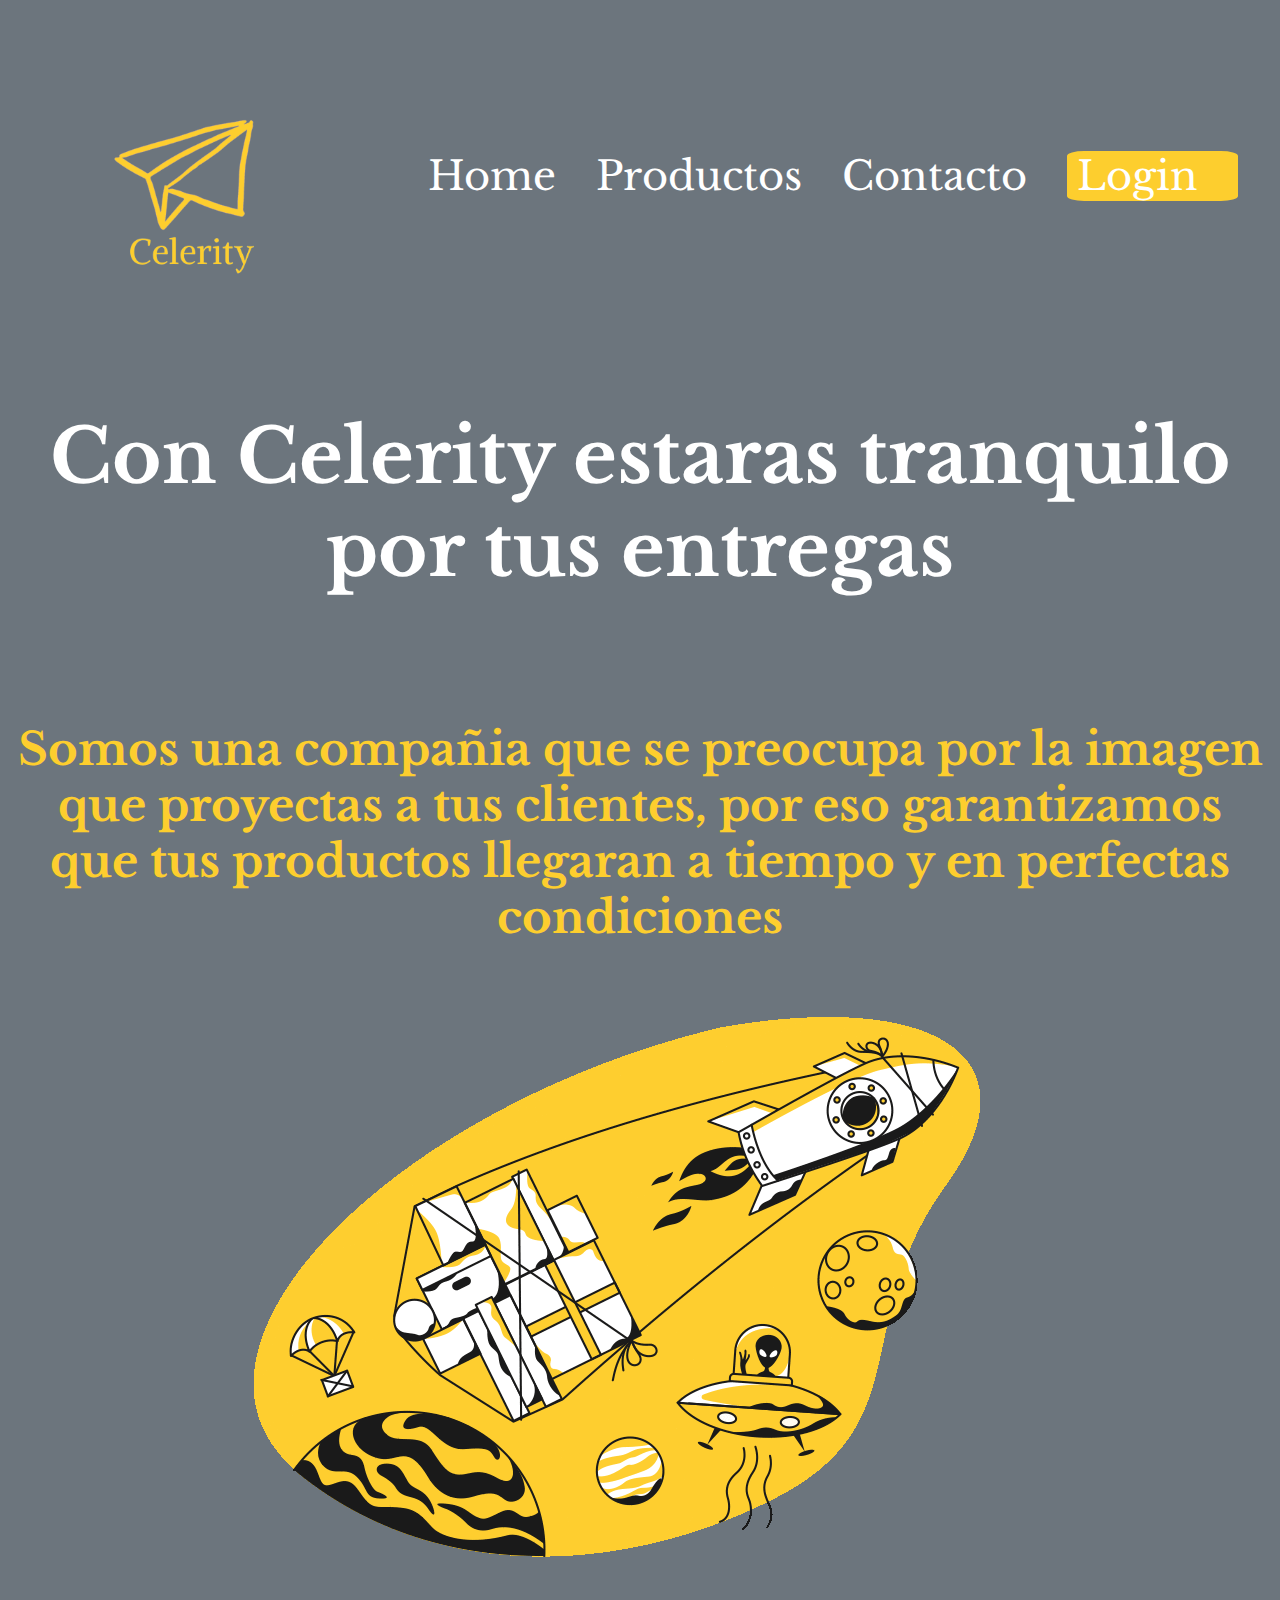
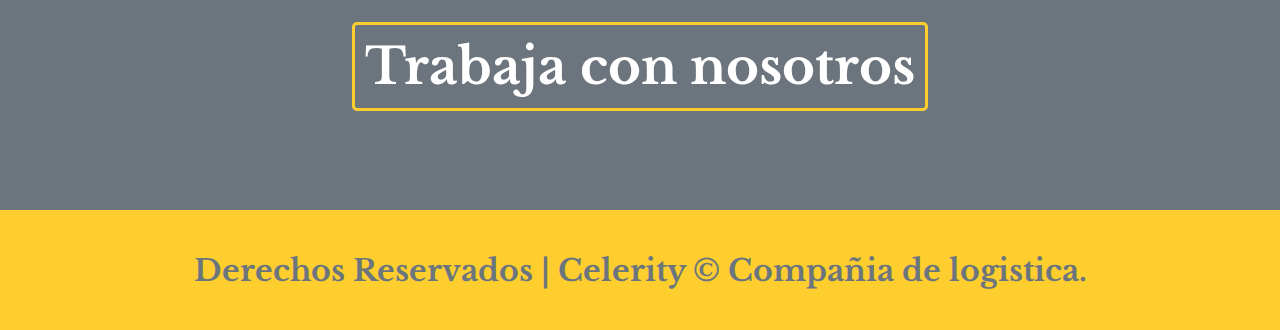
<file: Desktop/Celerity/index.html>
<!DOCTYPE html>
<html lang="es">
<head>
    <meta charset="UTF-8">
    <meta http-equiv="X-UA-Compatible" content="IE=edge">
    <meta name="viewport" content="width=device-width, initial-scale=1.0">
    <link rel="shortcut icon" href="./imagenes/celerity.ico" image/x-icon">
    <link rel="stylesheet" href="./css/style.css">
    <link rel="preconnect" href="https://fonts.googleapis.com">
    <link rel="preconnect" href="https://fonts.gstatic.com" crossorigin>
    <link href="https://fonts.googleapis.com/css2?family=Libre+Baskerville&display=swap" rel="stylesheet">

    <title>Celerity</title>
</head>
<body>
    <header  >
        <nav >
            <figure class="imagen-logo">
                <img src="./imagenes/logo.png" alt="celerity-logo">
            </figure>
            <ul class="menu-nav">
                <li>  <a href="home.html">Home </a> </li>
                <li>  <a href="">Productos </a> </li>
                <li> <a href="">Contacto </a> </li>

                <li class="login" > <a href="loginvista.html">Login</a> </li>
            </ul>
        </nav>
    </header> 

    <main>
       
        <div class="contenedor-frase">
            
            <h1>Con Celerity estaras tranquilo por tus entregas</h1>

            <h2>Somos una compañia que se preocupa por la imagen que proyectas a tus clientes, por eso garantizamos que tus productos llegaran a tiempo y en perfectas condiciones </h2>
            <figure class="gif-principal">
                <img src="./imagenes/nave-cajas.gif" alt="nave-cajas">
            </figure>
            <section class="boton">
            <a href="registrarvista.html">Trabaja con nosotros</a>
            </section>  
        </div>
        <footer  >

        <span> Derechos Reservados | Celerity &copy Compañia de logistica. </span>
        
        </footer>
    
    </main>
              
</body>
</html>
</file>
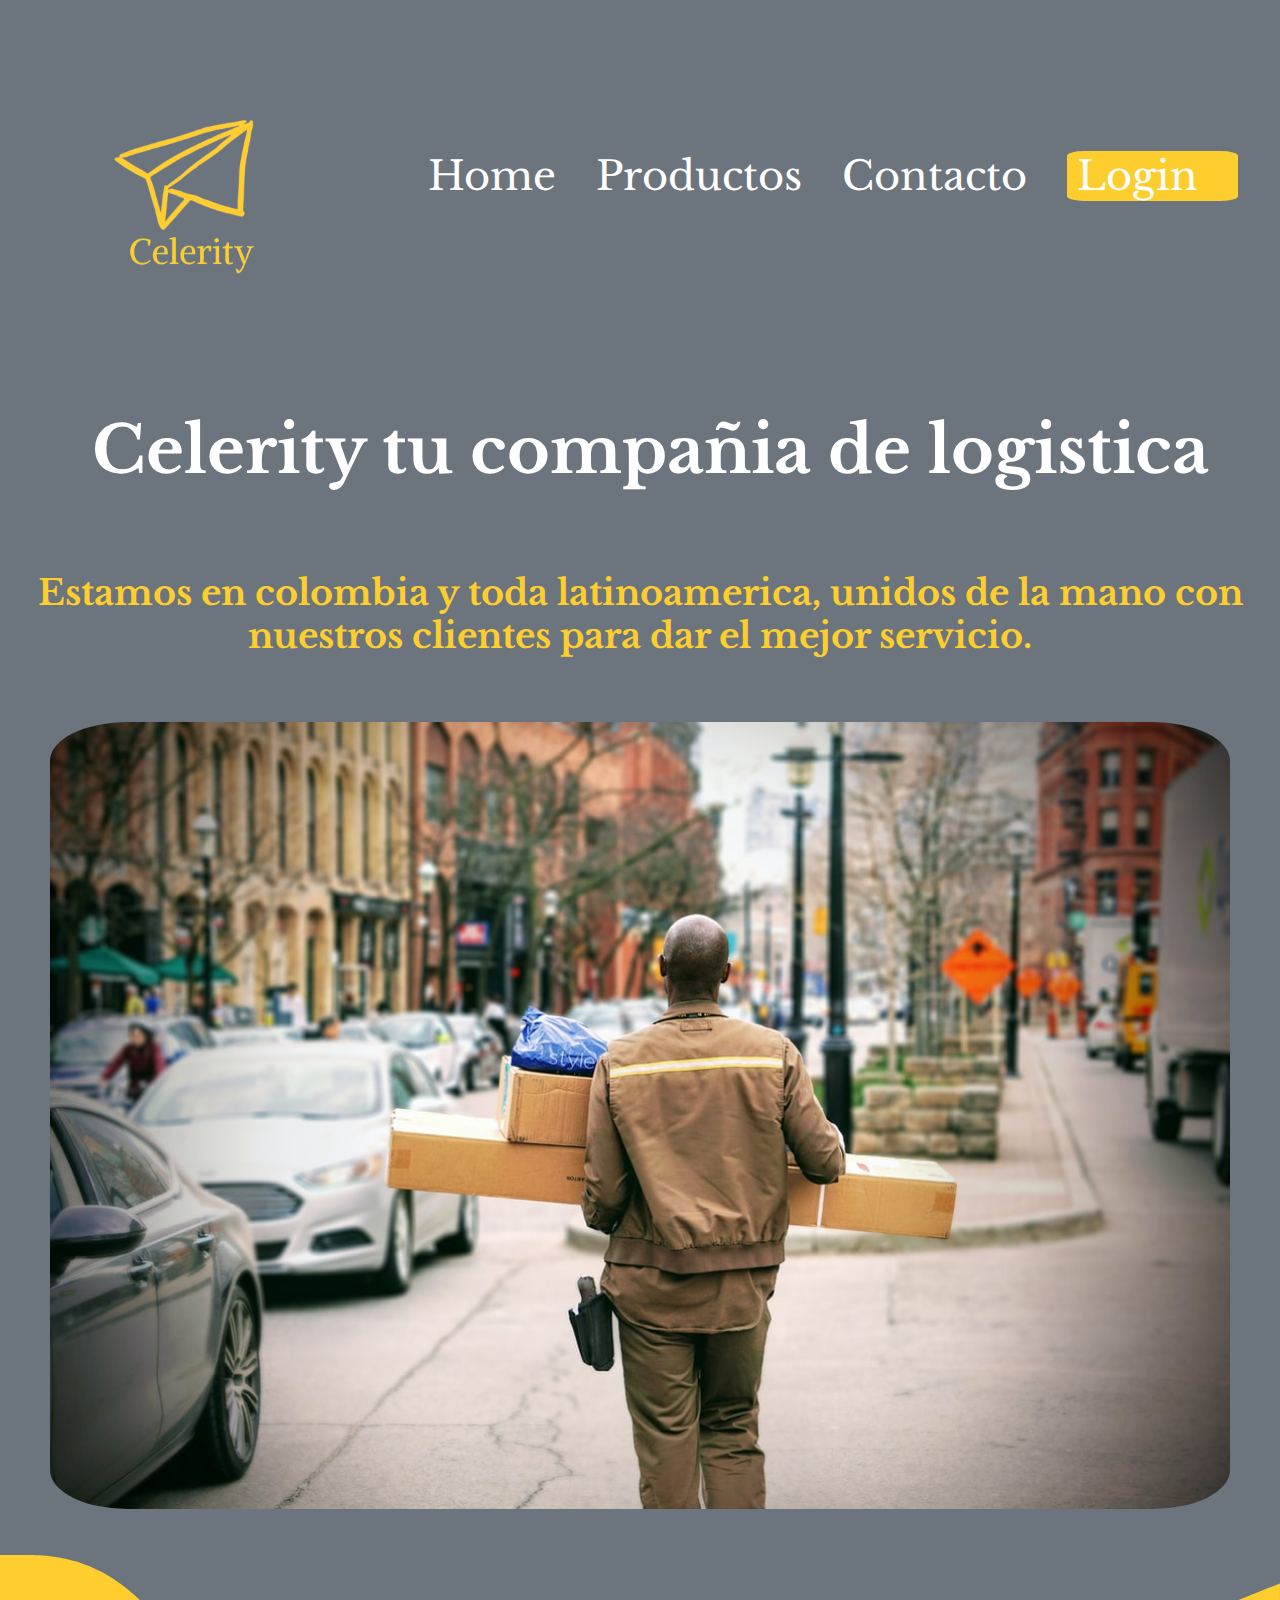
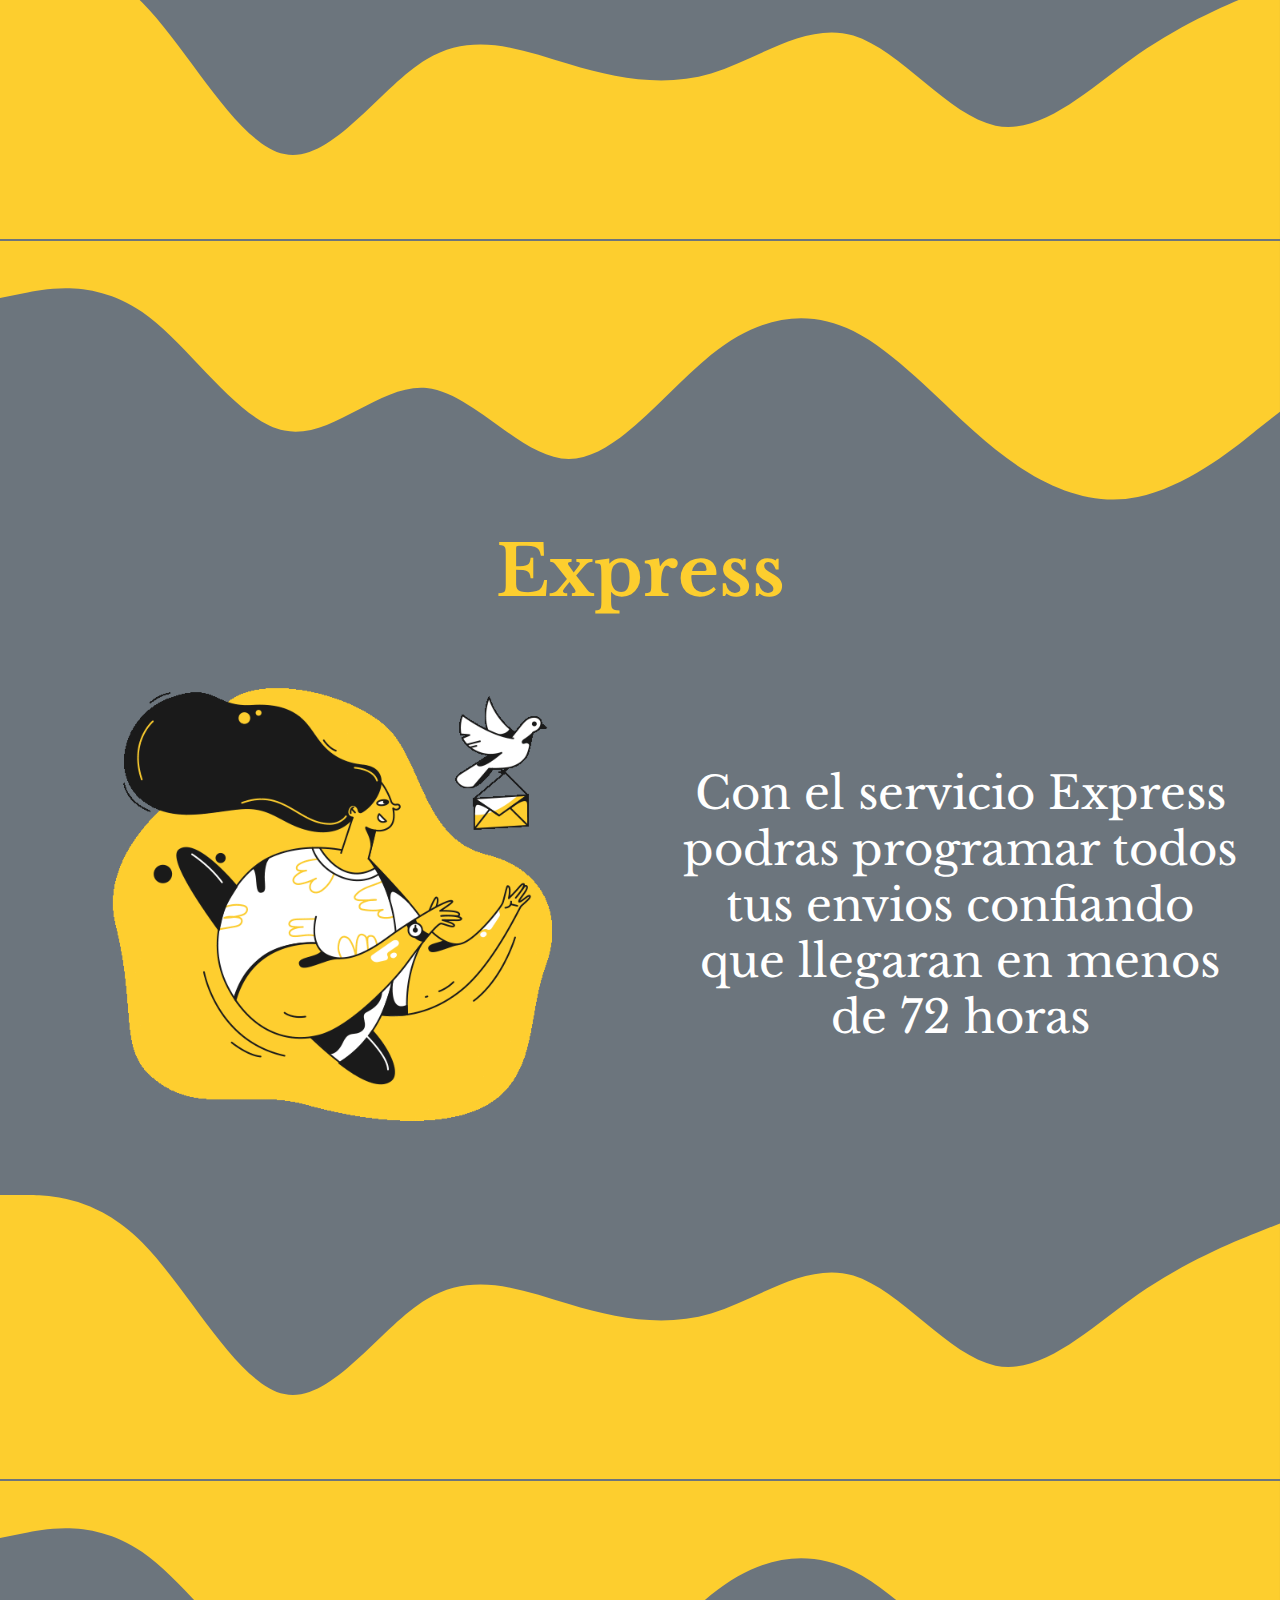
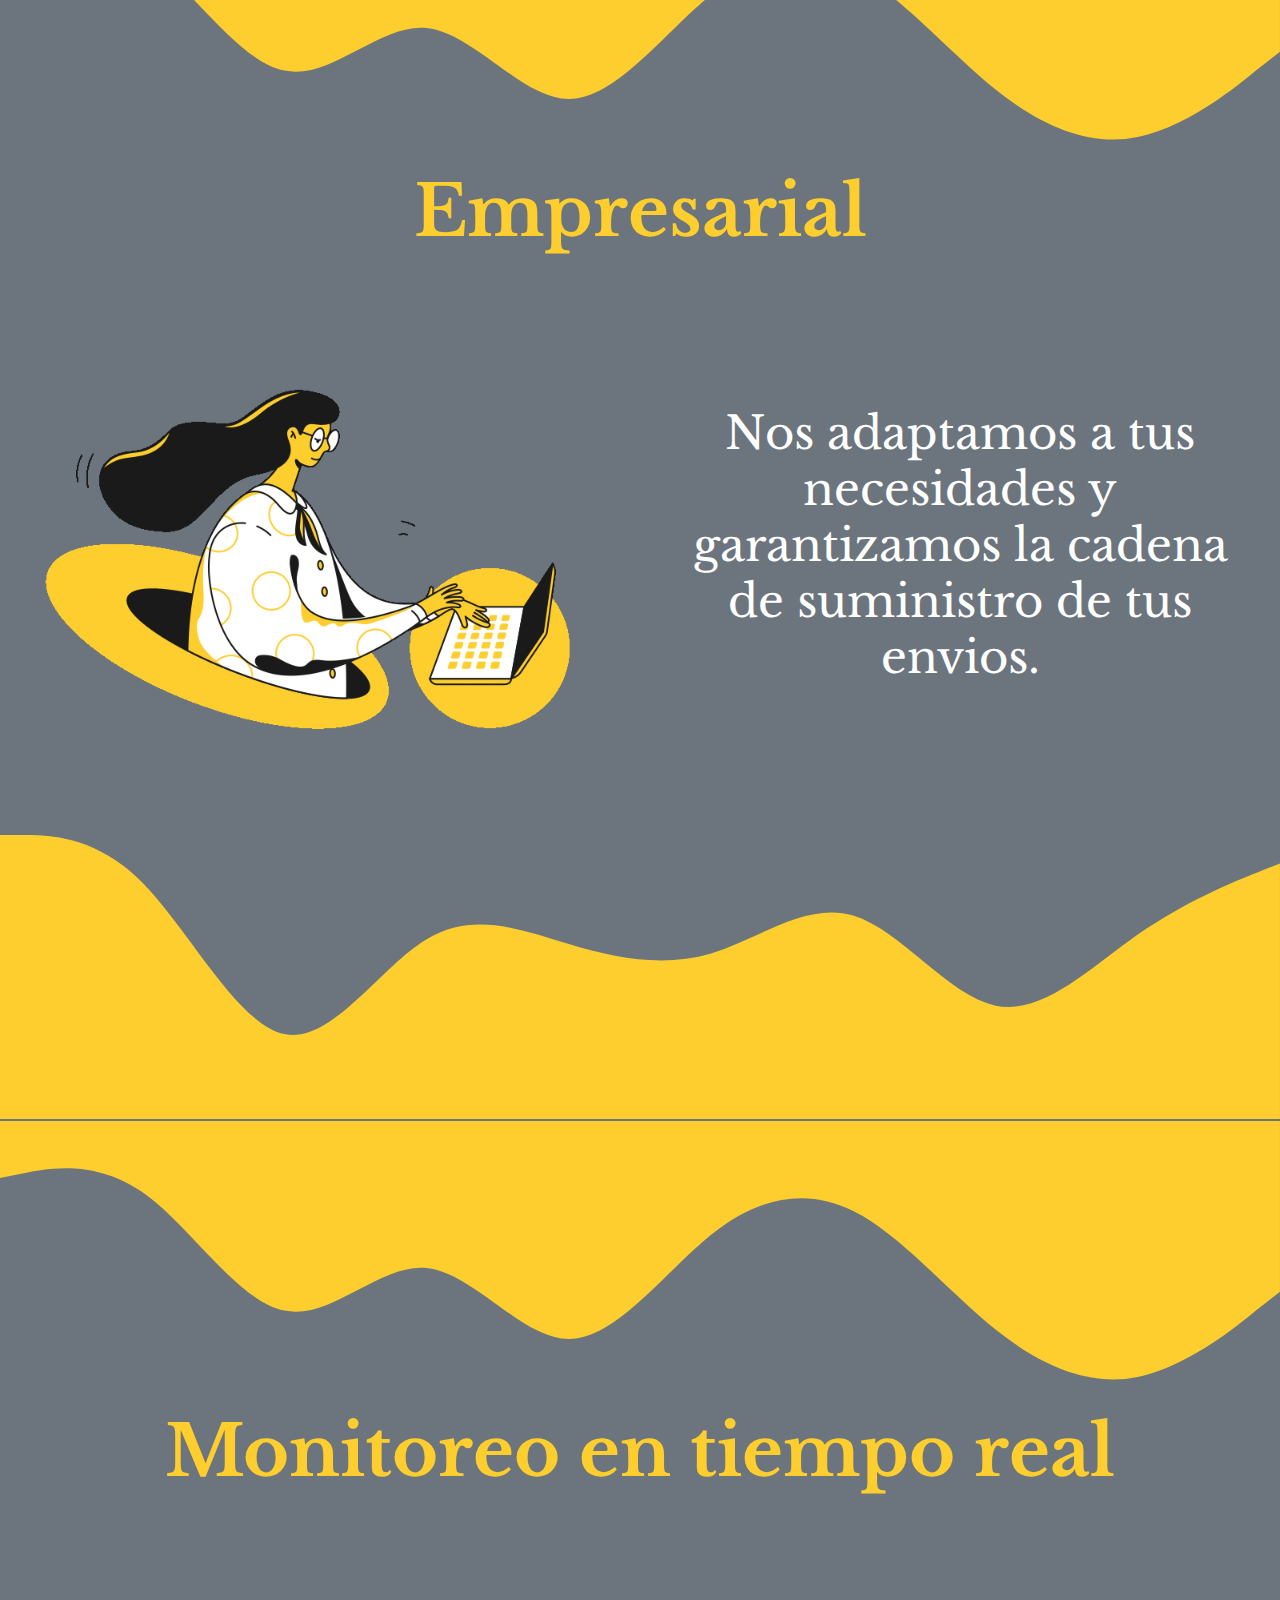
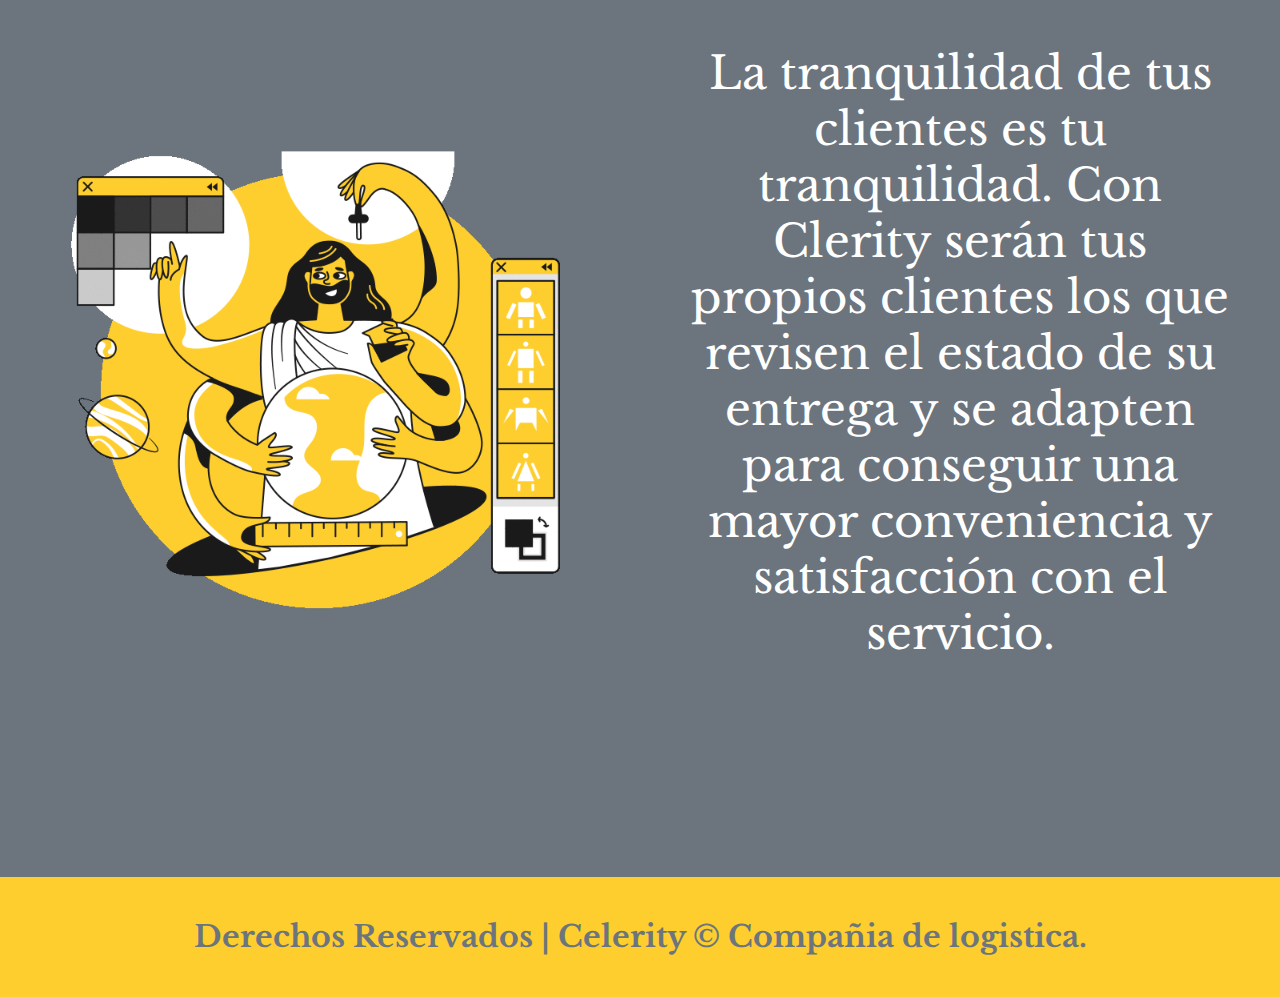
<file: Desktop/Celerity/home.html>
<!DOCTYPE html>
<html lang="en">
<head>
    <meta charset="UTF-8">
    <meta http-equiv="X-UA-Compatible" content="IE=edge">
    <meta name="viewport" content="width=device-width, initial-scale=1.0">
    <link rel="shortcut icon" href="./imagenes/celerity.ico" image/x-icon">
    <link rel="stylesheet" href="./css/home.css">
    <link rel="preconnect" href="https://fonts.googleapis.com">
    <link rel="preconnect" href="https://fonts.gstatic.com" crossorigin>
    <link href="https://fonts.googleapis.com/css2?family=Libre+Baskerville&display=swap" rel="stylesheet">
    <title>Home</title>
</head>
<body>
    <header  >
        <nav >
            <figure class="imagen-logo">
                <img src="./imagenes/logo.png" alt="celerity-logo">
            </figure>
            <ul class="menu-nav">
                <li>  <a href="home.html">Home </a> </li>
                <li>  <a href="">Productos </a> </li>
                <li> <a href="">Contacto </a> </li>

                <li class="login" > <a href="loginvista.html">Login</a> </li>
            </ul>
        </nav>
    </header> 
</body>

<main>
<div class="contenedor-principal">   
    <h1>Celerity tu compañia de logistica </h1>
    <h2> Estamos en colombia y toda latinoamerica, unidos de la mano con nuestros clientes para dar el mejor servicio.</h2>

    <figure>
        <img src="./imagenes/entrega-imagen.jpg" alt="entrega">
    </figure>
</div>

<svg xmlns="http://www.w3.org/2000/svg" viewBox="0 0 1440 320" >
    <path fill="#fdce2e" fill-opacity="1" d="M0,0L26.7,0C53.3,0,107,0,160,53.3C213.3,107,267,213,320,224C373.3,235,427,149,480,117.3C533.3,85,587,107,640,122.7C693.3,139,747,149,800,133.3C853.3,117,907,75,960,90.7C1013.3,107,1067,181,1120,192C1173.3,203,1227,149,1280,112C1333.3,75,1387,53,1413,42.7L1440,32L1440,320L1413.3,320C1386.7,320,1333,320,1280,320C1226.7,320,1173,320,1120,320C1066.7,320,1013,320,960,320C906.7,320,853,320,800,320C746.7,320,693,320,640,320C586.7,320,533,320,480,320C426.7,320,373,320,320,320C266.7,320,213,320,160,320C106.7,320,53,320,27,320L0,320Z"></path>
  </svg>
  <svg xmlns="http://www.w3.org/2000/svg" viewBox="0 0 1440 320" >
    <path fill="#fdce2e" fill-opacity="1" d="M0,64L26.7,58.7C53.3,53,107,43,160,80C213.3,117,267,203,320,213.3C373.3,224,427,160,480,165.3C533.3,171,587,245,640,245.3C693.3,245,747,171,800,128C853.3,85,907,75,960,101.3C1013.3,128,1067,192,1120,234.7C1173.3,277,1227,299,1280,288C1333.3,277,1387,235,1413,213.3L1440,192L1440,0L1413.3,0C1386.7,0,1333,0,1280,0C1226.7,0,1173,0,1120,0C1066.7,0,1013,0,960,0C906.7,0,853,0,800,0C746.7,0,693,0,640,0C586.7,0,533,0,480,0C426.7,0,373,0,320,0C266.7,0,213,0,160,0C106.7,0,53,0,27,0L0,0Z"></path>
  </svg>

<div class="express">   
    <h1> Express </h1>

    <figure class="imagen-express">
        <img src="./imagenes/paloma-mensaje.gif" alt="express">
    </figure>
    <p> Con el servicio Express podras programar todos tus envios confiando que llegaran en menos de 72 horas </p>
    
</div>
<svg xmlns="http://www.w3.org/2000/svg" viewBox="0 0 1440 320" >
    <path fill="#fdce2e" fill-opacity="1" d="M0,0L26.7,0C53.3,0,107,0,160,53.3C213.3,107,267,213,320,224C373.3,235,427,149,480,117.3C533.3,85,587,107,640,122.7C693.3,139,747,149,800,133.3C853.3,117,907,75,960,90.7C1013.3,107,1067,181,1120,192C1173.3,203,1227,149,1280,112C1333.3,75,1387,53,1413,42.7L1440,32L1440,320L1413.3,320C1386.7,320,1333,320,1280,320C1226.7,320,1173,320,1120,320C1066.7,320,1013,320,960,320C906.7,320,853,320,800,320C746.7,320,693,320,640,320C586.7,320,533,320,480,320C426.7,320,373,320,320,320C266.7,320,213,320,160,320C106.7,320,53,320,27,320L0,320Z"></path>
  </svg>
  <svg xmlns="http://www.w3.org/2000/svg" viewBox="0 0 1440 320" >
    <path fill="#fdce2e" fill-opacity="1" d="M0,64L26.7,58.7C53.3,53,107,43,160,80C213.3,117,267,203,320,213.3C373.3,224,427,160,480,165.3C533.3,171,587,245,640,245.3C693.3,245,747,171,800,128C853.3,85,907,75,960,101.3C1013.3,128,1067,192,1120,234.7C1173.3,277,1227,299,1280,288C1333.3,277,1387,235,1413,213.3L1440,192L1440,0L1413.3,0C1386.7,0,1333,0,1280,0C1226.7,0,1173,0,1120,0C1066.7,0,1013,0,960,0C906.7,0,853,0,800,0C746.7,0,693,0,640,0C586.7,0,533,0,480,0C426.7,0,373,0,320,0C266.7,0,213,0,160,0C106.7,0,53,0,27,0L0,0Z"></path>
  </svg>
<div class="empresarial">  
    <h1> Empresarial</h1>  
    <figure class="imagen-empresarial">
        <img src="./imagenes/chica-computadora.gif" alt="empresarial">
    </figure>
    <p> Nos adaptamos a tus necesidades y garantizamos la cadena de suministro de tus envios. </p>

</div>
<svg xmlns="http://www.w3.org/2000/svg" viewBox="0 0 1440 320" >
    <path fill="#fdce2e" fill-opacity="1" d="M0,0L26.7,0C53.3,0,107,0,160,53.3C213.3,107,267,213,320,224C373.3,235,427,149,480,117.3C533.3,85,587,107,640,122.7C693.3,139,747,149,800,133.3C853.3,117,907,75,960,90.7C1013.3,107,1067,181,1120,192C1173.3,203,1227,149,1280,112C1333.3,75,1387,53,1413,42.7L1440,32L1440,320L1413.3,320C1386.7,320,1333,320,1280,320C1226.7,320,1173,320,1120,320C1066.7,320,1013,320,960,320C906.7,320,853,320,800,320C746.7,320,693,320,640,320C586.7,320,533,320,480,320C426.7,320,373,320,320,320C266.7,320,213,320,160,320C106.7,320,53,320,27,320L0,320Z"></path>
  </svg>
  <svg xmlns="http://www.w3.org/2000/svg" viewBox="0 0 1440 320" >
    <path fill="#fdce2e" fill-opacity="1" d="M0,64L26.7,58.7C53.3,53,107,43,160,80C213.3,117,267,203,320,213.3C373.3,224,427,160,480,165.3C533.3,171,587,245,640,245.3C693.3,245,747,171,800,128C853.3,85,907,75,960,101.3C1013.3,128,1067,192,1120,234.7C1173.3,277,1227,299,1280,288C1333.3,277,1387,235,1413,213.3L1440,192L1440,0L1413.3,0C1386.7,0,1333,0,1280,0C1226.7,0,1173,0,1120,0C1066.7,0,1013,0,960,0C906.7,0,853,0,800,0C746.7,0,693,0,640,0C586.7,0,533,0,480,0C426.7,0,373,0,320,0C266.7,0,213,0,160,0C106.7,0,53,0,27,0L0,0Z"></path>
  </svg>
<div class="monitoreo">   
        <h1>Monitoreo en tiempo real</h1>
    
        <figure class="imagen-monitoreo">
            <img src="./imagenes/logistica-dios.gif" alt="monitoreo">
        </figure>
        <p>La tranquilidad de tus clientes es tu tranquilidad. Con Clerity serán tus propios clientes los que revisen el estado de su entrega y se adapten para conseguir una mayor conveniencia y satisfacción con el servicio.</p>
</div>

<footer> 
    <span>Derechos Reservados | Celerity &copy Compañia de logistica.   </span>
</footer>

</main>
</html>
</file>
<file: Desktop/Celerity/css/style.css>
*{
    padding: 0;
    margin: 0;
    box-sizing:border-box;
}

html{
    font-size: 8px;
    font-family: 'Libre Baskerville', serif;
}
body{
    background-color: #6c757d;

}
header{

    width: 100%;
    height: 40px;

}

header nav{

    display: flex;
    justify-content: flex-end;
    background-color: #6c757d;
    
    
}
header nav .menu-nav  {

    width: 300px;
    height: auto;
    display: flex;
    list-style: none;
    justify-content: center;
    align-items: center;
    font-size: 10px;
    
}

nav .menu-nav a{

    margin-right: 15px;
    color: #000000;
    text-decoration: none;
    
}

header nav .menu-nav li a{

    color: white;
    
}


.menu-nav .login{
padding-left: 10px;
background-color: #fdce2e;
border-radius:10%;
margin-right: 15px;
}

.imagen-logo{  
    width: 100%;
    height: auto;
}

.imagen-logo img{
    width: 100px;
    height: auto;
    
}

.contenedor-frase{
    
    display: flex;
    flex-direction: column;
    text-align: center;
    align-items: flex-start;
    width: 100%;
    height: auto;
    padding: 70px 15px 0 15px;
    color: white;
    
}
 .contenedor-frase h1{

    font-size: 25px;
    
 }

 .contenedor-frase h2{

    padding-top: 25px;
    font-size: 14px;
    color:#fdce2e ;
 }

 .gif-principal{
    display: flex;
    flex-direction: column;
    padding-top: 40px;
    width: 100%;

 }

 .boton{
    width: 100%;
    height: auto;
    padding-top: 40px;
 }
.boton a{

    width: 50px; 
    height: auto;
    font-size: 20px;
    border-radius: 5px ;
    color:white;
    font-weight: 700;
    cursor: pointer;
    border: 3px solid #fdce2e;
    text-decoration: none;
    padding: 10px;
}


footer{
    display: flex;
    flex-direction: column;
    justify-content:center;
    align-items: center;
    font-weight: 900;
    width: 100%;
    height: 40px;
    background-color: #fdce2e ;
    margin-top: 62px;
    color: #6c757d;
    font-size: 11px;
}
@media (min-width: 1280px)
{

    header nav{

        display: flex;       
        justify-content: center;
    }
    header nav .menu-nav  {

        width: 100%;
        height: auto;
        display: flex;
        flex-wrap: wrap;
        justify-content: center;
        align-items: center;
        font-size: 40px;
        
    }
    nav .menu-nav a{

        margin-right: 40px;
        
        
    }
    .menu-nav .login{
        
        margin-right: 40px;
        }

    .imagen-logo{  

        width: 50%;
        height: auto;
    }
    
    .imagen-logo img{

        width: 350px;
        height: auto;
        
    }
    .contenedor-frase{
        display: flex;
        flex-wrap: wrap;
    }

    .contenedor-frase h1{
         margin-top: 300px;
        font-size: 75px;
    }
    .contenedor-frase h2{
        margin-top: 100px;
       font-size: 45px;
   }
   .gif-principal{

    width: 100%;

   }
   .gif-principal img{

    width: 80%;
    padding-left: 200px;

   }
   .boton{
    
    padding: 50px 0 50px 0 ;

 }

   .boton a{

    font-size: 50px;
    
   
}
footer{

    height: 120px;
    font-size: 30px;
}

}
</file>
<file: Desktop/Celerity/css/home.css>
*{
    padding: 0;
    margin: 0;
    box-sizing:border-box;
}

html{
    font-size: 8px;
    font-family: 'Libre Baskerville', serif;
}
body{
    background-color: #6c757d;

}
header{

    width: 100%;
    height: 40px;

}

header nav{

    display: flex;
    justify-content: flex-end;
    background-color: #6c757d;
    
    
}
header nav .menu-nav  {

    width: 300px;
    height: auto;
    display: flex;
    list-style: none;
    justify-content: center;
    align-items: center;
    font-size: 10px;
    
}

nav .menu-nav a{

    margin-right: 15px;
    color: #000000;
    text-decoration: none;
    
}

header nav .menu-nav li a{

    color: white;
    
}


.menu-nav .login{
padding-left: 10px;
background-color: #fdce2e;
border-radius:10%;
margin-right: 15px;
}

.imagen-logo{  
    width: 100%;
    height: auto;
}

.imagen-logo img{
    width: 100px;
    height: auto;
    
}
.contenedor-principal{
    width: 100%;
    height: auto;
    padding-top: 20px;
    display: flex;
    flex-direction: column;

}
.contenedor-principal h1
{
    width: 100%;
    margin-top: 50px;
    padding-left: 20px;
    font-size: 25px;
    color: white;
    text-align: center;

}
.contenedor-principal h2{
    width: 100%;
    margin-top: 16px;
    color:#fdce2e;
    text-align: center;
    padding: 15px;
    font-size: 14px;
}
.contenedor-principal img{
    width: 320px;
    height: 300px;
    padding: 10px;
    border-radius: 10%;

}

.express{
    width: 100%;
    height: auto;
    
}
.express h1{
    
    width: 100%;
    font-size: 25px;
    color: white;
    justify-content: center;
    text-align: center;
    color: #fdce2e;

}
.express img{
    display: flex;
    flex-direction: column;
    width: 100%;
    padding-top: 50px;
}
.express p{
    width: 100%;
    font-size: 16px;
    color: white;
    text-align: center;
    padding: 5px;

}
.empresarial{
    width: 100%;
    height: auto;
}

.empresarial h1{
    width: 100%;
    font-size: 25px;
    color: white;
    justify-content: center;
    text-align: center;
    color: #fdce2e;

}
.empresarial img{
    display: flex;
    flex-direction: column;
    width: 100%;
    padding-top: 50px;
}
.empresarial p{
    width: 100%;
    font-size: 16px;
    color: white;
    text-align: center;
    padding: 5px;
}
.monitoreo{

    width: 100%;
    height: auto;
    
}
.monitoreo h1{
    width: 100%;
    font-size: 25px;
    color: white;
    justify-content: center;
    text-align: center;
    color: #fdce2e;
}
.monitoreo img{
    display: flex;
    flex-direction: column;
    width: 100%;
    padding-top: 50px;
}
.monitoreo p{
    width: 100%;
    font-size: 16px;
    color: white;
    text-align: center;
    padding: 5px;
}
footer{
    display: flex;
    justify-content:center;
    align-items: center;
    font-weight: 900;
    width: 100%;
    height: 50px;
    background-color: #fdce2e ;
    margin-top: 66px;
    color: #6c757d;
    font-size: 11px;
}
@media (min-width: 1280px){

    header nav{

        display: flex;       
        justify-content: center;
    }
    header nav .menu-nav  {

        width: 100%;
        height: auto;
        display: flex;
        flex-wrap: wrap;
        justify-content: center;
        align-items: center;
        font-size: 40px;
        
    }
    nav .menu-nav a{

        margin-right: 40px;
        
        
    }
    .menu-nav .login{
        
        margin-right: 40px;
        }

    .imagen-logo{  

        width: 50%;
        height: auto;
    }
    
    .imagen-logo img{

        width: 350px;
        height: auto;
        
    }

    .contenedor-principal{
        display: flex;
        flex-wrap: wrap;
    
    }
    .contenedor-principal h1
{
    
    margin-top: 350px;
    font-size: 65px;
    
}
.contenedor-principal h2{

    margin-top: 65px;
    color:#fdce2e;
    font-size: 35px;
}
.contenedor-principal img{
    width: 100%;
    height: auto;
    padding: 50px;
}
.express{
    display: flex;
    flex-wrap: wrap;
}
.express h1{
    font-size: 70px;

}
.imagen-express{
    width: 50%;
}

.express img{
    width: 100%;
    
}

.express p{
    width: 50%;
    font-size: 45px;
    padding: 150px 40px ;   

}
.empresarial{
    display: flex;
    flex-wrap: wrap;
}

.empresarial h1{
    font-size: 70px;

}
.imagen-empresarial{
    width: 50%;
}
.empresarial img{
    width: 100%;
}
.empresarial p{
    width: 50%;
    font-size: 45px;
    padding: 150px 40px ; 

}
.monitoreo{

    display: flex;
    flex-wrap: wrap;
    
}
.monitoreo h1{
    font-size: 70px;
}
.imagen-monitoreo{
    width: 50%;
}
.monitoreo img{
    width: 100%;
    padding-top: 250px;
}
.monitoreo p{
    width: 50%;
    font-size: 45px;
    padding: 150px 40px ; 
    
}
footer{
    height: 120px; 
    font-size: 30px;
}
}
</file>
